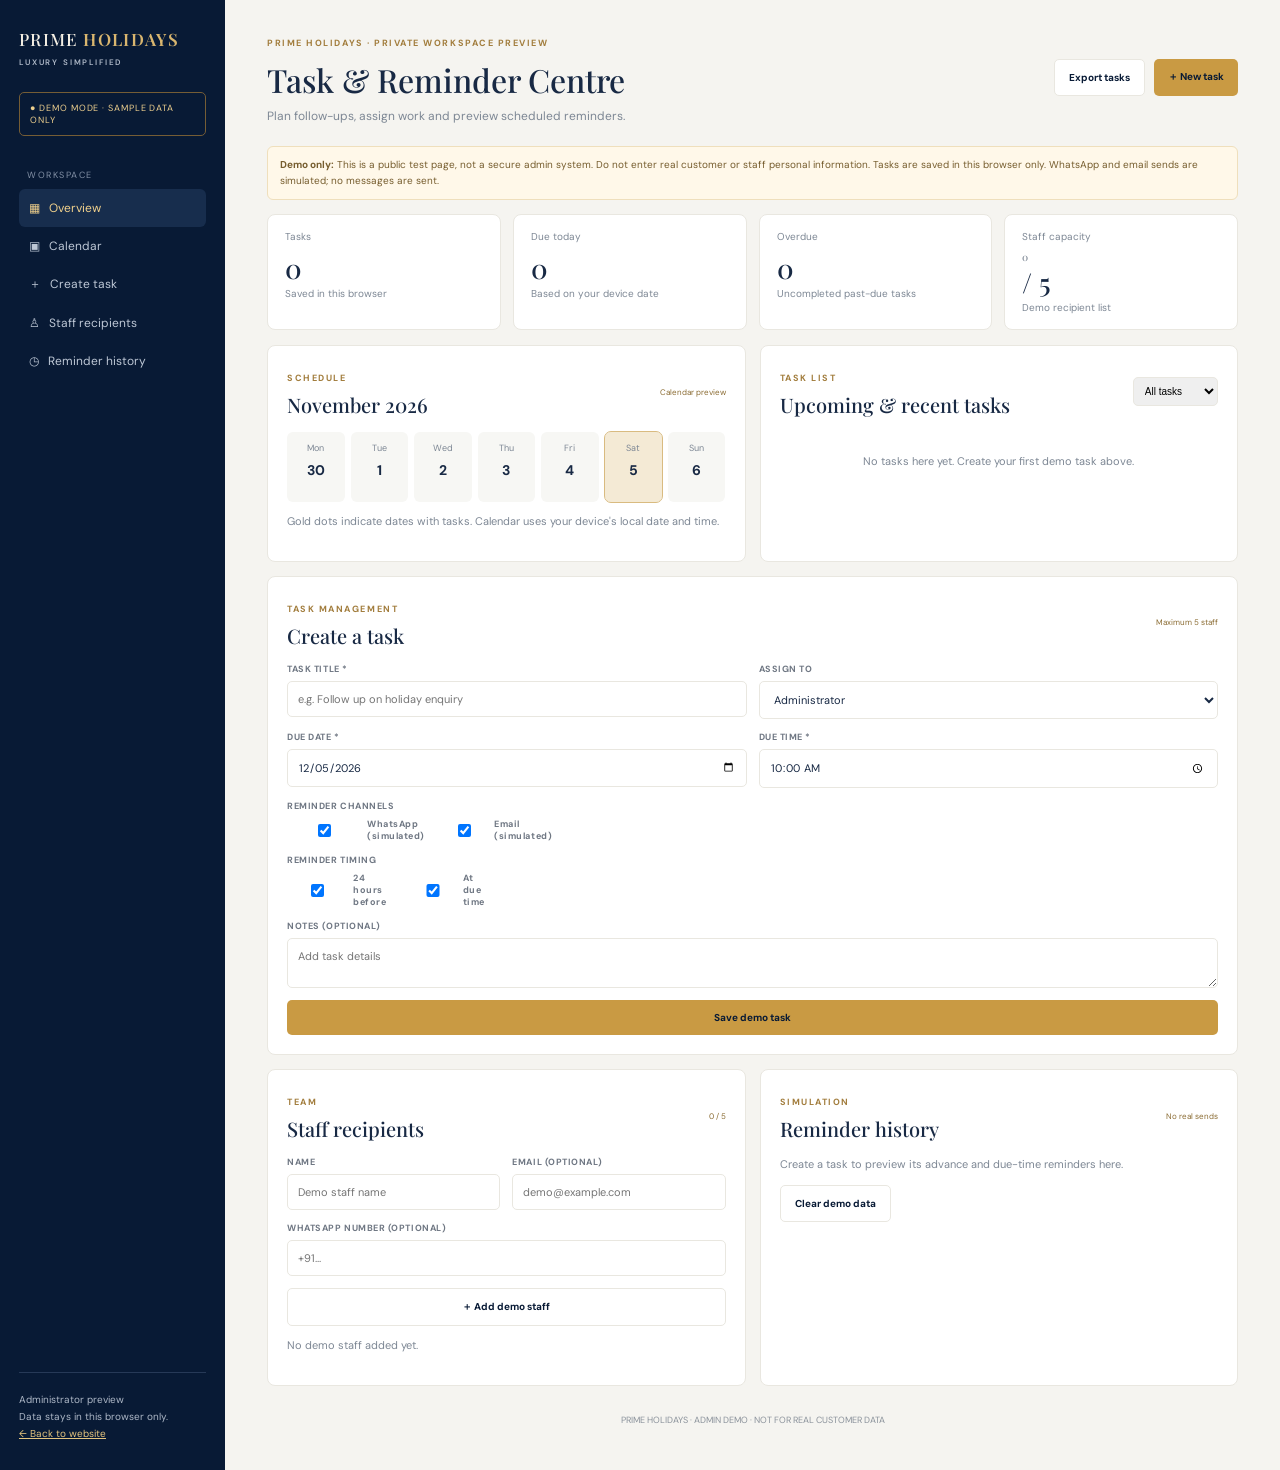
<file: admin-demo.html>
<!doctype html>
<html lang="en">
<head>
<meta charset="utf-8"><meta name="viewport" content="width=device-width,initial-scale=1">
<meta name="robots" content="noindex,nofollow">
<title>Admin Demo | Prime Holidays</title>
<link rel="preconnect" href="https://fonts.googleapis.com"><link href="https://fonts.googleapis.com/css2?family=DM+Sans:wght@400;500;600;700&family=Playfair+Display:wght@500;600;700&display=swap" rel="stylesheet">
<style>
:root{--navy:#081a35;--gold:#c99a43;--paper:#f5f4f0;--ink:#182944;--muted:#7d8794;--line:#e9e7e0}*{box-sizing:border-box}body{margin:0;background:var(--paper);color:var(--ink);font-family:"DM Sans",sans-serif}.layout{min-height:100vh;display:grid;grid-template-columns:225px 1fr}.side{background:var(--navy);color:#e9edf3;padding:28px 19px;display:flex;flex-direction:column}.brand{font:600 17px "Playfair Display",serif;letter-spacing:.08em;color:#d9b66f;text-decoration:none}.brand b{color:#f5f0e5;font-weight:500}.brand small{display:block;font:600 8px "DM Sans";letter-spacing:.23em;color:#aeb8c7;margin-top:7px}.demo{margin:25px 0;padding:9px 10px;border:1px solid #755d35;border-radius:5px;color:#edcf8e;font-size:9px;letter-spacing:.1em}.navtitle{font-size:9px;color:#8290a5;letter-spacing:.17em;margin:8px 8px}.nav a{display:block;color:#bdc7d5;text-decoration:none;padding:11px 10px;border-radius:6px;font-size:12px}.nav a:hover,.nav a.active{background:#172d4d;color:#f1d18c}.sidefoot{margin-top:auto;border-top:1px solid #263957;padding-top:18px;font-size:10px;color:#aeb8c7;line-height:1.7}.main{padding:30px 4%;max-width:1500px;width:100%;margin:auto}.top{display:flex;justify-content:space-between;align-items:center;gap:15px;margin-bottom:22px}.eyebrow{font-size:9px;letter-spacing:.17em;color:#a27d3d;font-weight:700}.top h1{font:500 32px "Playfair Display";margin:7px 0}.top p{font-size:12px;color:var(--muted);margin:0}.actions{display:flex;gap:9px;flex-wrap:wrap}.btn{border:0;border-radius:5px;padding:11px 14px;background:var(--gold);color:var(--navy);font:700 10px "DM Sans";cursor:pointer}.btn.alt{background:white;border:1px solid var(--line)}.stats{display:grid;grid-template-columns:repeat(4,1fr);gap:12px;margin-bottom:15px}.stat,.panel{background:#fff;border:1px solid var(--line);border-radius:8px}.stat{padding:15px 17px}.stat span,.stat small{display:block;color:var(--muted);font-size:10px}.stat strong{display:block;font:500 27px "Playfair Display";margin:7px 0 1px}.grid{display:grid;grid-template-columns:1fr 1fr;gap:14px}.panel{padding:19px;margin-bottom:14px}.ph{display:flex;align-items:center;justify-content:space-between;gap:10px;margin-bottom:14px}.ph h2{font:500 20px "Playfair Display";margin:5px 0 0}.muted{font-size:11px;color:var(--muted);line-height:1.6}.week{display:grid;grid-template-columns:repeat(7,1fr);gap:6px}.day{background:#f7f7f4;border-radius:6px;padding:10px 3px;text-align:center;min-height:70px}.day small{display:block;color:var(--muted);font-size:9px}.day b{display:block;font-size:14px;margin:7px}.day.today{background:#f4ead5;outline:1px solid #d9bb80}.day i{display:block;width:5px;height:5px;background:var(--gold);border-radius:50%;margin:auto}.task{display:flex;align-items:center;gap:10px;padding:12px 0;border-top:1px solid #f0efe9}.task time{font-size:10px;color:#a27d3d;min-width:42px}.taskinfo{flex:1;min-width:0}.taskinfo b,.taskinfo small{display:block}.taskinfo b{font-size:11px}.taskinfo small{font-size:9px;color:var(--muted);margin-top:4px}.pill{font-size:8px;padding:5px 7px;border-radius:20px;background:#eef1f4;color:#65778e;white-space:nowrap}.pill.overdue{background:#f9e7e4;color:#a33c2d}.pill.done{background:#e5f3e9;color:#267344}.formgrid{display:grid;grid-template-columns:1fr 1fr;gap:12px}.field{display:flex;flex-direction:column;gap:6px}.field.full{grid-column:1/-1}.field label{font-size:9px;color:#6f7783;font-weight:700;letter-spacing:.06em}.field input,.field select,.field textarea{width:100%;border:1px solid var(--line);border-radius:5px;padding:10px;background:#fff;color:var(--ink);font:11px "DM Sans"}.checks{display:flex;gap:15px;flex-wrap:wrap;font-size:10px;color:#596577}.checks label{display:flex;gap:6px;align-items:center}.notice{padding:10px 12px;background:#fff8e9;border:1px solid #efdfbc;border-radius:6px;font-size:10px;line-height:1.6;color:#765d2e;margin-bottom:14px}.empty{padding:22px;text-align:center;color:var(--muted);font-size:11px}.staffrow,.logrow{padding:10px 0;border-top:1px solid #f0efe9;font-size:10px;display:flex;justify-content:space-between;gap:10px}.tag{font-size:8px;color:#8a6b32}.hidden{display:none!important}footer{text-align:center;color:#8b929b;font-size:9px;padding:14px}
@media(max-width:850px){.layout{grid-template-columns:1fr}.side{padding:15px 18px}.side .navtitle,.side .nav,.sidefoot{display:none}.demo{margin:10px 0 0;display:inline-block;align-self:flex-start}.stats{grid-template-columns:repeat(2,1fr)}.grid{grid-template-columns:1fr}.main{padding:22px 14px}}@media(max-width:480px){.top{align-items:flex-start;flex-direction:column}.top h1{font-size:28px}.formgrid{grid-template-columns:1fr}.field.full{grid-column:auto}.task{gap:6px}.pill{font-size:7px}.day{min-height:60px}}
</style></head>
<body><div class="layout">
<aside class="side"><a class="brand" href="index.html"><b>PRIME</b> HOLIDAYS<small>LUXURY SIMPLIFIED</small></a><div class="demo">● DEMO MODE · SAMPLE DATA ONLY</div><div class="navtitle">WORKSPACE</div><nav class="nav"><a class="active" href="#overview">▦ &nbsp; Overview</a><a href="#calendar">▣ &nbsp; Calendar</a><a href="#newtask">＋ &nbsp; Create task</a><a href="#staff">♙ &nbsp; Staff recipients</a><a href="#history">◷ &nbsp; Reminder history</a></nav><div class="sidefoot">Administrator preview<br>Data stays in this browser only.<br><a href="index.html" style="color:#e4c47e">← Back to website</a></div></aside>
<section class="main"><header class="top" id="overview"><div><span class="eyebrow">PRIME HOLIDAYS · PRIVATE WORKSPACE PREVIEW</span><h1>Task & Reminder Centre</h1><p>Plan follow-ups, assign work and preview scheduled reminders.</p></div><div class="actions"><button class="btn alt" id="exportBtn">Export tasks</button><a class="btn" href="#newtask" style="text-decoration:none">＋ New task</a></div></header>
<div class="notice"><b>Demo only:</b> This is a public test page, not a secure admin system. Do not enter real customer or staff personal information. Tasks are saved in this browser only. WhatsApp and email sends are simulated; no messages are sent.</div>
<section class="stats"><article class="stat"><span>Tasks</span><strong id="total">0</strong><small>Saved in this browser</small></article><article class="stat"><span>Due today</span><strong id="todayCount">0</strong><small>Based on your device date</small></article><article class="stat"><span>Overdue</span><strong id="overdue">0</strong><small>Uncompleted past-due tasks</small></article><article class="stat"><span>Staff capacity</span><strong><span id="staffCount">0</span> / 5</strong><small>Demo recipient list</small></article></section>
<div class="grid"><section class="panel" id="calendar"><div class="ph"><div><span class="eyebrow">SCHEDULE</span><h2 id="monthLabel">This week</h2></div><span class="tag">Calendar preview</span></div><div class="week" id="week"></div><p class="muted">Gold dots indicate dates with tasks. Calendar uses your device's local date and time.</p></section>
<section class="panel"><div class="ph"><div><span class="eyebrow">TASK LIST</span><h2>Upcoming & recent tasks</h2></div><select id="filter" aria-label="Filter tasks" style="border:1px solid var(--line);padding:7px;border-radius:5px;font-size:10px"><option value="all">All tasks</option><option value="open">Open</option><option value="done">Completed</option></select></div><div id="tasks"></div></section></div>
<section class="panel" id="newtask"><div class="ph"><div><span class="eyebrow">TASK MANAGEMENT</span><h2>Create a task</h2></div><span class="tag">Maximum 5 staff</span></div><form id="taskForm" class="formgrid"><div class="field"><label for="title">TASK TITLE *</label><input id="title" required maxlength="100" placeholder="e.g. Follow up on holiday enquiry"></div><div class="field"><label for="assignee">ASSIGN TO</label><select id="assignee"><option value="Administrator">Administrator</option></select></div><div class="field"><label for="date">DUE DATE *</label><input id="date" type="date" required></div><div class="field"><label for="time">DUE TIME *</label><input id="time" type="time" value="10:00" required></div><div class="field full"><label>REMINDER CHANNELS</label><div class="checks"><label><input type="checkbox" id="wa" checked> WhatsApp (simulated)</label><label><input type="checkbox" id="email" checked> Email (simulated)</label></div></div><div class="field full"><label>REMINDER TIMING</label><div class="checks"><label><input type="checkbox" id="advance" checked> 24 hours before</label><label><input type="checkbox" id="ontime" checked> At due time</label></div></div><div class="field full"><label for="notes">NOTES (OPTIONAL)</label><textarea id="notes" rows="2" maxlength="500" placeholder="Add task details"></textarea></div><div class="field full"><button class="btn" type="submit">Save demo task</button></div></form></section>
<div class="grid"><section class="panel" id="staff"><div class="ph"><div><span class="eyebrow">TEAM</span><h2>Staff recipients</h2></div><span class="tag" id="staffLabel">0 / 5</span></div><form id="staffForm" class="formgrid"><div class="field"><label for="staffName">NAME</label><input id="staffName" required maxlength="60" placeholder="Demo staff name"></div><div class="field"><label for="staffEmail">EMAIL (OPTIONAL)</label><input id="staffEmail" type="email" placeholder="demo@example.com"></div><div class="field full"><label for="staffPhone">WHATSAPP NUMBER (OPTIONAL)</label><input id="staffPhone" placeholder="+91..." maxlength="20"></div><div class="field full"><button class="btn alt" type="submit">＋ Add demo staff</button></div></form><div id="staffList"></div></section>
<section class="panel" id="history"><div class="ph"><div><span class="eyebrow">SIMULATION</span><h2>Reminder history</h2></div><span class="tag">No real sends</span></div><div id="historyList"><p class="muted">Create a task to preview its advance and due-time reminders here.</p></div><button class="btn alt" id="clearBtn" type="button">Clear demo data</button></section></div>
<footer>PRIME HOLIDAYS · ADMIN DEMO · NOT FOR REAL CUSTOMER DATA</footer></section></div>
<script>
const KEY='primeHolidaysAdminDemo_v1';let state={tasks:[],staff:[],history:[]};try{state=JSON.parse(localStorage.getItem(KEY))||state}catch(e){}
const $=id=>document.getElementById(id);const todayISO=()=>{const d=new Date();return new Date(d.getTime()-d.getTimezoneOffset()*60000).toISOString().slice(0,10)};
$('date').value=todayISO();
function save(){localStorage.setItem(KEY,JSON.stringify(state));render()}
function esc(s){return String(s??'').replace(/[&<>"']/g,c=>({'&':'&amp;','<':'&lt;','>':'&gt;','"':'&quot;',"'":'&#39;'}[c]))}
function due(t){return new Date(t.date+'T'+t.time)}
function render(){const now=new Date(),today=todayISO();$('total').textContent=state.tasks.length;$('todayCount').textContent=state.tasks.filter(t=>t.date===today&&!t.done).length;$('overdue').textContent=state.tasks.filter(t=>!t.done&&due(t)<now).length;$('staffCount').textContent=state.staff.length;$('staffLabel').textContent=state.staff.length+' / 5';
$('assignee').innerHTML='<option>Administrator</option>'+state.staff.map(s=>'<option>'+esc(s.name)+'</option>').join('');
const start=new Date();start.setDate(start.getDate()-((start.getDay()+6)%7));$('monthLabel').textContent=start.toLocaleDateString(undefined,{month:'long',year:'numeric'});$('week').innerHTML=Array.from({length:7},(_,i)=>{const d=new Date(start);d.setDate(start.getDate()+i);const iso=new Date(d.getTime()-d.getTimezoneOffset()*60000).toISOString().slice(0,10);const n=state.tasks.filter(t=>t.date===iso).length;return '<div class="day '+(iso===today?'today':'')+'"><small>'+d.toLocaleDateString(undefined,{weekday:'short'})+'</small><b>'+d.getDate()+'</b>'+(n?'<i title="'+n+' task(s)"></i>':'')+'</div>'}).join('');
const f=$('filter').value;let list=state.tasks.filter(t=>f==='all'||(f==='done'?t.done:!t.done)).sort((a,b)=>due(a)-due(b));$('tasks').innerHTML=list.length?list.map(t=>'<article class="task"><time>'+esc(t.time)+'</time><div class="taskinfo"><b>'+esc(t.title)+'</b><small>'+esc(t.date)+' · '+esc(t.assignee)+(t.notes?' · '+esc(t.notes):'')+'</small></div><span class="pill '+(t.done?'done':due(t)<now?'overdue':'')+'">'+(t.done?'Completed':due(t)<now?'Overdue':'Open')+'</span><button class="btn alt" data-toggle="'+t.id+'" style="padding:6px 8px">'+(t.done?'Reopen':'Done')+'</button><button class="btn alt" data-delete="'+t.id+'" style="padding:6px 8px">×</button></article>').join(''):'<div class="empty">No tasks here yet. Create your first demo task above.</div>';
$('staffList').innerHTML=state.staff.length?state.staff.map((s,i)=>'<div class="staffrow"><span><b>'+esc(s.name)+'</b><br><span class="muted">'+esc(s.email||'No email')+' · '+esc(s.phone||'No WhatsApp')+'</span></span><button class="btn alt" data-staff="'+i+'" style="padding:5px 8px">Remove</button></div>').join(''):'<p class="muted">No demo staff added yet.</p>';
$('historyList').innerHTML=state.history.length?state.history.slice().reverse().map(h=>'<div class="logrow"><span>'+esc(h.title)+'<br><span class="muted">'+esc(h.when)+'</span></span><span class="tag">'+esc(h.channel)+' · SIMULATED</span></div>').join(''):'<p class="muted">Create a task to preview its advance and due-time reminders here.</p>'}
$('taskForm').addEventListener('submit',e=>{e.preventDefault();const channels=[];if($('wa').checked)channels.push('WhatsApp');if($('email').checked)channels.push('Email');if(!channels.length||(!$('advance').checked&&!$('ontime').checked)){alert('Choose at least one channel and one reminder time.');return}const task={id:crypto.randomUUID(),title:$('title').value.trim(),assignee:$('assignee').value,date:$('date').value,time:$('time').value,channels,advance:$('advance').checked,ontime:$('ontime').checked,notes:$('notes').value.trim(),done:false};state.tasks.push(task);const dt=due(task);if(task.advance){const a=new Date(dt.getTime()-86400000);state.history.push({title:task.title,when:'Advance reminder preview: '+a.toLocaleString(),channel:channels.join(' + ')})}if(task.ontime)state.history.push({title:task.title,when:'Due-time reminder preview: '+dt.toLocaleString(),channel:channels.join(' + ')});e.target.reset();$('date').value=todayISO();$('time').value='10:00';$('wa').checked=$('email').checked=$('advance').checked=$('ontime').checked=true;save();location.hash='tasks'});
$('staffForm').addEventListener('submit',e=>{e.preventDefault();if(state.staff.length>=5){alert('Demo limit is five staff members.');return}state.staff.push({name:$('staffName').value.trim(),email:$('staffEmail').value.trim(),phone:$('staffPhone').value.trim()});e.target.reset();save()});
document.addEventListener('click',e=>{const t=e.target.closest('[data-toggle]');if(t){const task=state.tasks.find(x=>x.id===t.dataset.toggle);if(task)task.done=!task.done;save()}const d=e.target.closest('[data-delete]');if(d&&confirm('Delete this demo task?')){state.tasks=state.tasks.filter(x=>x.id!==d.dataset.delete);save()}const s=e.target.closest('[data-staff]');if(s){state.staff.splice(Number(s.dataset.staff),1);save()}});
$('filter').addEventListener('change',render);$('clearBtn').addEventListener('click',()=>{if(confirm('Clear all tasks, staff and demo history saved in this browser?')){state={tasks:[],staff:[],history:[]};save()}});$('exportBtn').addEventListener('click',()=>{const blob=new Blob([JSON.stringify(state,null,2)],{type:'application/json'}),url=URL.createObjectURL(blob),a=document.createElement('a');a.href=url;a.download='prime-holidays-demo-data.json';a.click();URL.revokeObjectURL(url)});
render();
</script></body></html>
</file>
